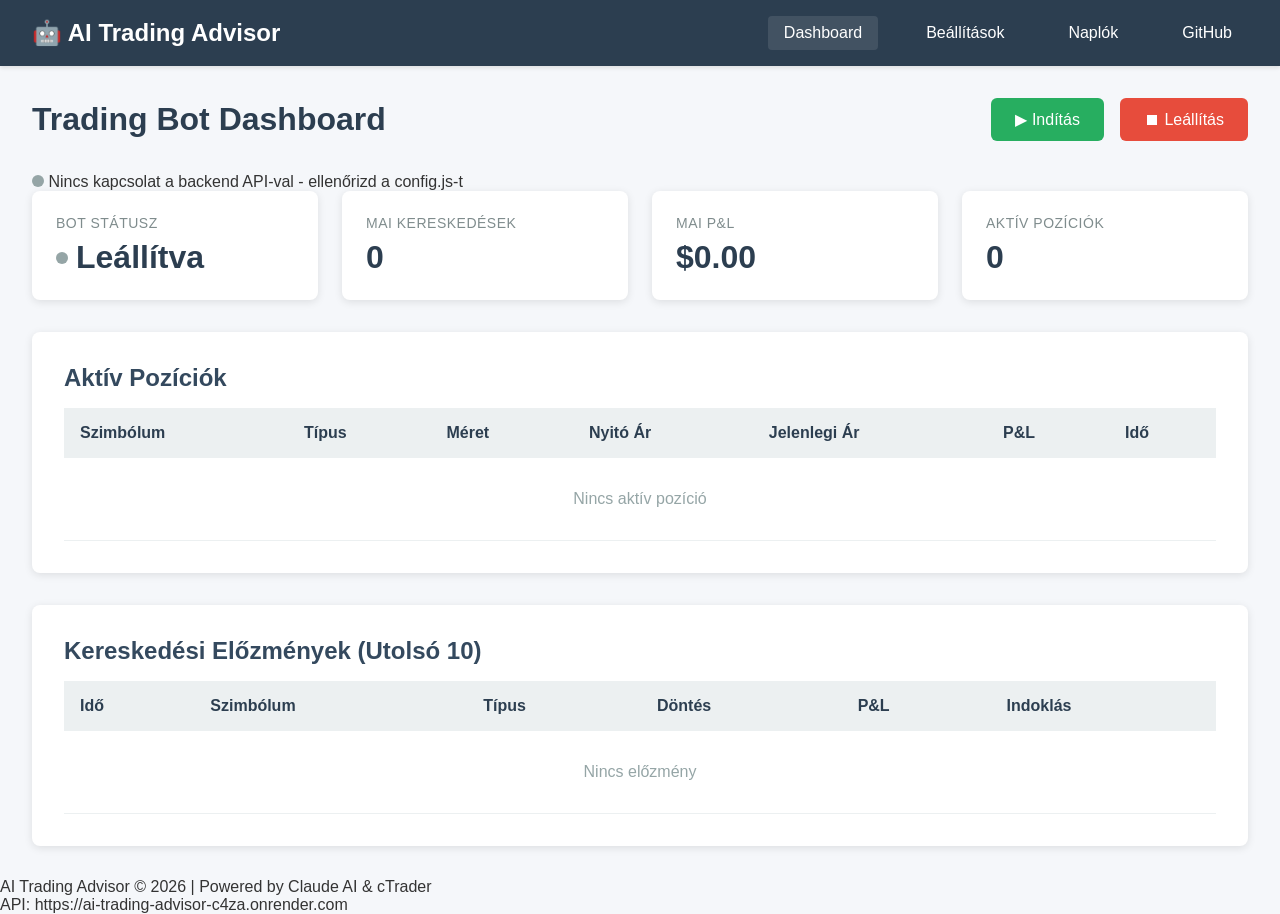
<file: docs/index.html>
<!DOCTYPE html>
<html lang="hu">
<head>
    <meta charset="UTF-8">
    <meta name="viewport" content="width=device-width, initial-scale=1.0">
    <title>AI Trading Advisor - Dashboard</title>
    <link rel="stylesheet" href="css/style.css">
    <link rel="icon" href="data:image/svg+xml,<svg xmlns='http://www.w3.org/2000/svg' viewBox='0 0 100 100'><text y='.9em' font-size='90'>🤖</text></svg>">
</head>
<body>
    <nav class="navbar">
        <div class="nav-brand">🤖 AI Trading Advisor</div>
        <div class="nav-links">
            <a href="index.html" class="active">Dashboard</a>
            <a href="config.html">Beállítások</a>
            <a href="logs.html">Naplók</a>
            <a href="https://github.com/Boddav/dxftzjdsxrfjzd" target="_blank">GitHub</a>
        </div>
    </nav>

    <div class="container">
        <div class="header">
            <h1>Trading Bot Dashboard</h1>
            <div class="bot-controls">
                <button id="startBtn" class="btn btn-success" onclick="startBot()">▶ Indítás</button>
                <button id="stopBtn" class="btn btn-danger" onclick="stopBot()">⏹ Leállítás</button>
            </div>
        </div>

        <div class="connection-status" id="connectionStatus">
            <span class="status-indicator offline"></span>
            <span id="connectionText">Kapcsolódás az API-hoz...</span>
        </div>

        <div class="stats-grid">
            <div class="stat-card">
                <div class="stat-label">Bot Státusz</div>
                <div class="stat-value" id="botStatus">
                    <span class="status-indicator offline"></span>
                    Leállítva
                </div>
            </div>

            <div class="stat-card">
                <div class="stat-label">Mai Kereskedések</div>
                <div class="stat-value" id="tradesToday">0</div>
            </div>

            <div class="stat-card">
                <div class="stat-label">Mai P&L</div>
                <div class="stat-value" id="pnlToday">$0.00</div>
            </div>

            <div class="stat-card">
                <div class="stat-label">Aktív Pozíciók</div>
                <div class="stat-value" id="activePositions">0</div>
            </div>
        </div>

        <div class="section">
            <h2>Aktív Pozíciók</h2>
            <div id="positionsTable" class="table-container">
                <table>
                    <thead>
                        <tr>
                            <th>Szimbólum</th>
                            <th>Típus</th>
                            <th>Méret</th>
                            <th>Nyitó Ár</th>
                            <th>Jelenlegi Ár</th>
                            <th>P&L</th>
                            <th>Idő</th>
                        </tr>
                    </thead>
                    <tbody id="positionsBody">
                        <tr>
                            <td colspan="7" class="no-data">Nincs aktív pozíció</td>
                        </tr>
                    </tbody>
                </table>
            </div>
        </div>

        <div class="section">
            <h2>Kereskedési Előzmények (Utolsó 10)</h2>
            <div id="historyTable" class="table-container">
                <table>
                    <thead>
                        <tr>
                            <th>Idő</th>
                            <th>Szimbólum</th>
                            <th>Típus</th>
                            <th>Döntés</th>
                            <th>P&L</th>
                            <th>Indoklás</th>
                        </tr>
                    </thead>
                    <tbody id="historyBody">
                        <tr>
                            <td colspan="6" class="no-data">Nincs előzmény</td>
                        </tr>
                    </tbody>
                </table>
            </div>
        </div>
    </div>

    <footer class="footer">
        <p>AI Trading Advisor © 2026 | Powered by Claude AI & cTrader</p>
        <p class="api-url">API: <span id="apiUrl"></span></p>
    </footer>

    <script src="js/config.js"></script>
    <script src="js/dashboard.js"></script>
</body>
</html>
</file>
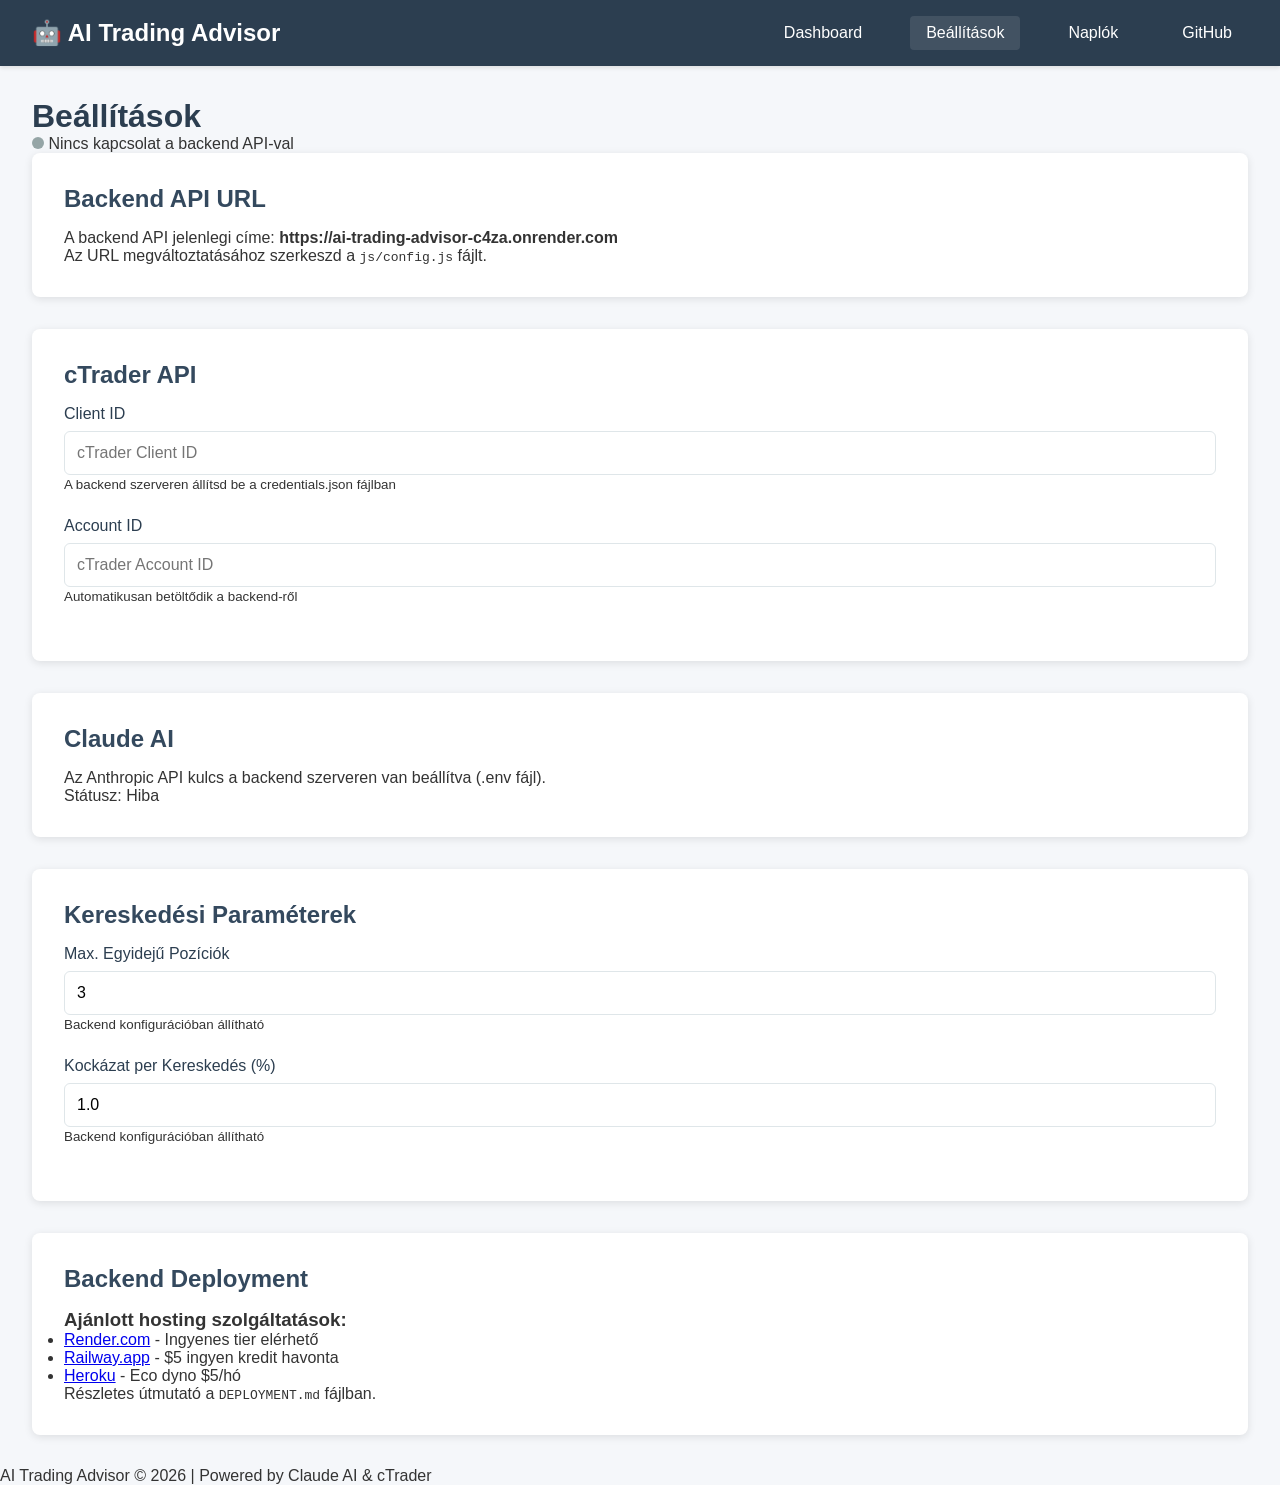
<file: docs/config.html>
<!DOCTYPE html>
<html lang="hu">
<head>
    <meta charset="UTF-8">
    <meta name="viewport" content="width=device-width, initial-scale=1.0">
    <title>Beállítások - AI Trading Advisor</title>
    <link rel="stylesheet" href="css/style.css">
    <link rel="icon" href="data:image/svg+xml,<svg xmlns='http://www.w3.org/2000/svg' viewBox='0 0 100 100'><text y='.9em' font-size='90'>🤖</text></svg>">
</head>
<body>
    <nav class="navbar">
        <div class="nav-brand">🤖 AI Trading Advisor</div>
        <div class="nav-links">
            <a href="index.html">Dashboard</a>
            <a href="config.html" class="active">Beállítások</a>
            <a href="logs.html">Naplók</a>
            <a href="https://github.com/Boddav/dxftzjdsxrfjzd" target="_blank">GitHub</a>
        </div>
    </nav>

    <div class="container">
        <h1>Beállítások</h1>

        <div class="connection-status" id="connectionStatus">
            <span class="status-indicator offline"></span>
            <span id="connectionText">Kapcsolódás az API-hoz...</span>
        </div>

        <div class="section">
            <h2>Backend API URL</h2>
            <div class="info-box">
                <p>A backend API jelenlegi címe: <strong id="currentApiUrl"></strong></p>
                <p>Az URL megváltoztatásához szerkeszd a <code>js/config.js</code> fájlt.</p>
            </div>
        </div>

        <div class="section">
            <h2>cTrader API</h2>
            <form id="configForm">
                <div class="form-group">
                    <label for="clientId">Client ID</label>
                    <input type="text" id="clientId" name="clientId" class="form-control" placeholder="cTrader Client ID">
                    <small>A backend szerveren állítsd be a credentials.json fájlban</small>
                </div>

                <div class="form-group">
                    <label for="accountId">Account ID</label>
                    <input type="text" id="accountId" name="accountId" class="form-control" placeholder="cTrader Account ID" readonly>
                    <small>Automatikusan betöltődik a backend-ről</small>
                </div>
            </form>
        </div>

        <div class="section">
            <h2>Claude AI</h2>
            <div class="info-box">
                <p>Az Anthropic API kulcs a backend szerveren van beállítva (.env fájl).</p>
                <p>Státusz: <span id="anthropicStatus" class="badge">Ellenőrzés...</span></p>
            </div>
        </div>

        <div class="section">
            <h2>Kereskedési Paraméterek</h2>
            <div class="form-group">
                <label for="maxPositions">Max. Egyidejű Pozíciók</label>
                <input type="number" id="maxPositions" name="maxPositions" class="form-control" min="1" max="10" value="3" readonly>
                <small>Backend konfigurációban állítható</small>
            </div>

            <div class="form-group">
                <label for="riskPerTrade">Kockázat per Kereskedés (%)</label>
                <input type="number" id="riskPerTrade" name="riskPerTrade" class="form-control" min="0.1" max="5" step="0.1" value="1.0" readonly>
                <small>Backend konfigurációban állítható</small>
            </div>
        </div>

        <div class="section">
            <h2>Backend Deployment</h2>
            <div class="info-box">
                <h3>Ajánlott hosting szolgáltatások:</h3>
                <ul>
                    <li><a href="https://render.com/" target="_blank">Render.com</a> - Ingyenes tier elérhető</li>
                    <li><a href="https://railway.app/" target="_blank">Railway.app</a> - $5 ingyen kredit havonta</li>
                    <li><a href="https://www.heroku.com/" target="_blank">Heroku</a> - Eco dyno $5/hó</li>
                </ul>
                <p>Részletes útmutató a <code>DEPLOYMENT.md</code> fájlban.</p>
            </div>
        </div>
    </div>

    <footer class="footer">
        <p>AI Trading Advisor © 2026 | Powered by Claude AI & cTrader</p>
    </footer>

    <script src="js/config.js"></script>
    <script src="js/config-page.js"></script>
</body>
</html>
</file>
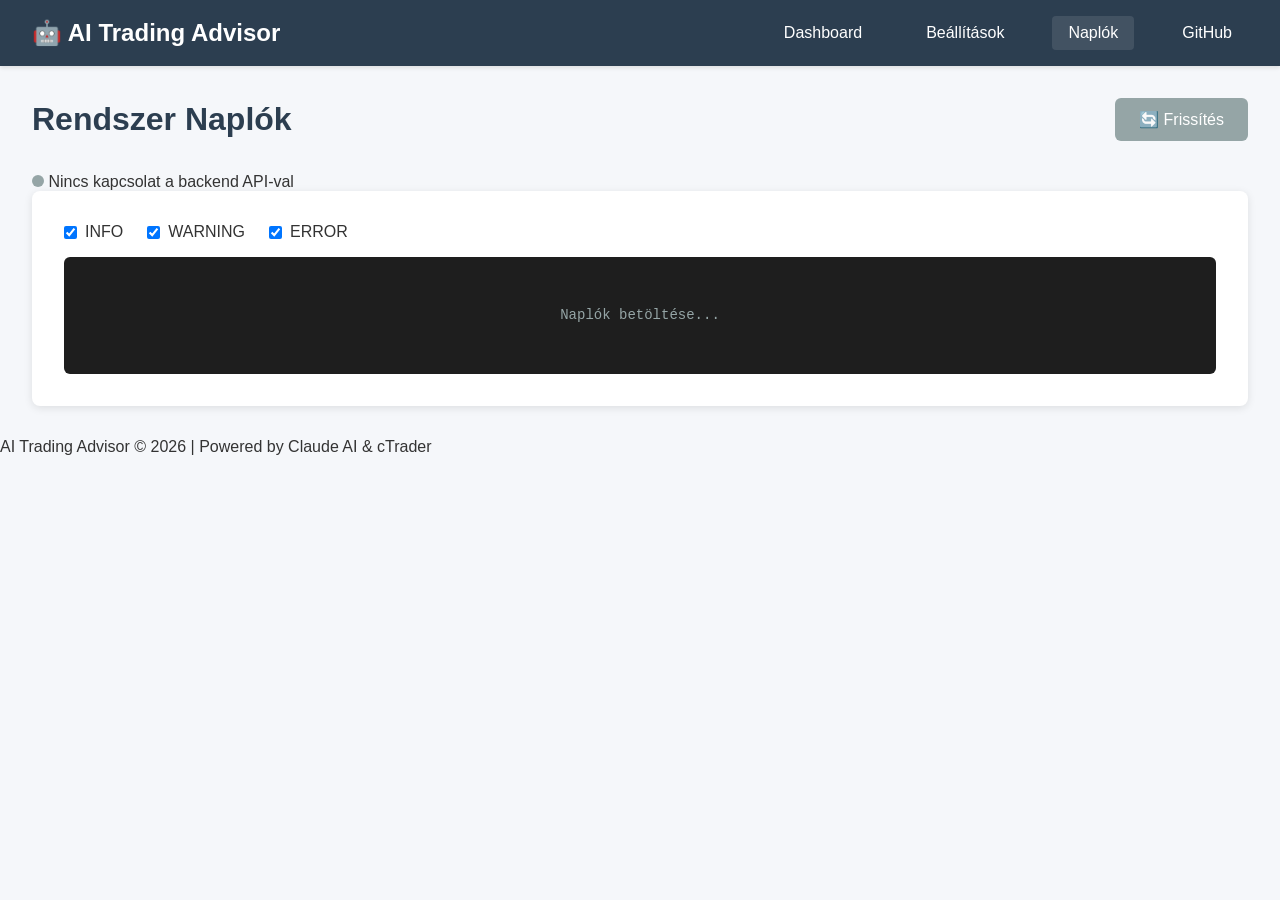
<file: docs/logs.html>
<!DOCTYPE html>
<html lang="hu">
<head>
    <meta charset="UTF-8">
    <meta name="viewport" content="width=device-width, initial-scale=1.0">
    <title>Naplók - AI Trading Advisor</title>
    <link rel="stylesheet" href="css/style.css">
    <link rel="icon" href="data:image/svg+xml,<svg xmlns='http://www.w3.org/2000/svg' viewBox='0 0 100 100'><text y='.9em' font-size='90'>🤖</text></svg>">
</head>
<body>
    <nav class="navbar">
        <div class="nav-brand">🤖 AI Trading Advisor</div>
        <div class="nav-links">
            <a href="index.html">Dashboard</a>
            <a href="config.html">Beállítások</a>
            <a href="logs.html" class="active">Naplók</a>
            <a href="https://github.com/Boddav/dxftzjdsxrfjzd" target="_blank">GitHub</a>
        </div>
    </nav>

    <div class="container">
        <div class="header">
            <h1>Rendszer Naplók</h1>
            <button class="btn btn-secondary" onclick="refreshLogs()">🔄 Frissítés</button>
        </div>

        <div class="connection-status" id="connectionStatus">
            <span class="status-indicator offline"></span>
            <span id="connectionText">Kapcsolódás az API-hoz...</span>
        </div>

        <div class="section">
            <div class="log-filters">
                <label>
                    <input type="checkbox" id="filterInfo" checked> INFO
                </label>
                <label>
                    <input type="checkbox" id="filterWarning" checked> WARNING
                </label>
                <label>
                    <input type="checkbox" id="filterError" checked> ERROR
                </label>
            </div>

            <div id="logsContainer" class="logs-container">
                <div class="no-data">Naplók betöltése...</div>
            </div>
        </div>
    </div>

    <footer class="footer">
        <p>AI Trading Advisor © 2026 | Powered by Claude AI & cTrader</p>
    </footer>

    <script src="js/config.js"></script>
    <script src="js/logs.js"></script>
</body>
</html>
</file>
<file: docs/css/style.css>
* {
    margin: 0;
    padding: 0;
    box-sizing: border-box;
}

body {
    font-family: -apple-system, BlinkMacSystemFont, 'Segoe UI', Roboto, Oxygen, Ubuntu, sans-serif;
    background: #f5f7fa;
    color: #333;
}

.navbar {
    background: #2c3e50;
    color: white;
    padding: 1rem 2rem;
    display: flex;
    justify-content: space-between;
    align-items: center;
    box-shadow: 0 2px 4px rgba(0,0,0,0.1);
}

.nav-brand {
    font-size: 1.5rem;
    font-weight: bold;
}

.nav-links {
    display: flex;
    gap: 2rem;
}

.nav-links a {
    color: white;
    text-decoration: none;
    padding: 0.5rem 1rem;
    border-radius: 4px;
    transition: background 0.3s;
}

.nav-links a:hover,
.nav-links a.active {
    background: rgba(255,255,255,0.1);
}

.container {
    max-width: 1400px;
    margin: 2rem auto;
    padding: 0 2rem;
}

.header {
    display: flex;
    justify-content: space-between;
    align-items: center;
    margin-bottom: 2rem;
}

h1 {
    font-size: 2rem;
    color: #2c3e50;
}

h2 {
    font-size: 1.5rem;
    color: #34495e;
    margin-bottom: 1rem;
}

.bot-controls {
    display: flex;
    gap: 1rem;
}

.btn {
    padding: 0.75rem 1.5rem;
    border: none;
    border-radius: 6px;
    font-size: 1rem;
    cursor: pointer;
    transition: all 0.3s;
    font-weight: 500;
}

.btn-success {
    background: #27ae60;
    color: white;
}

.btn-success:hover {
    background: #229954;
}

.btn-danger {
    background: #e74c3c;
    color: white;
}

.btn-danger:hover {
    background: #c0392b;
}

.btn-primary {
    background: #3498db;
    color: white;
}

.btn-primary:hover {
    background: #2980b9;
}

.btn-secondary {
    background: #95a5a6;
    color: white;
}

.btn-secondary:hover {
    background: #7f8c8d;
}

.stats-grid {
    display: grid;
    grid-template-columns: repeat(auto-fit, minmax(250px, 1fr));
    gap: 1.5rem;
    margin-bottom: 2rem;
}

.stat-card {
    background: white;
    padding: 1.5rem;
    border-radius: 8px;
    box-shadow: 0 2px 8px rgba(0,0,0,0.1);
}

.stat-label {
    font-size: 0.875rem;
    color: #7f8c8d;
    margin-bottom: 0.5rem;
    text-transform: uppercase;
    letter-spacing: 0.5px;
}

.stat-value {
    font-size: 2rem;
    font-weight: bold;
    color: #2c3e50;
    display: flex;
    align-items: center;
    gap: 0.5rem;
}

.status-indicator {
    width: 12px;
    height: 12px;
    border-radius: 50%;
    display: inline-block;
}

.status-indicator.online {
    background: #27ae60;
    box-shadow: 0 0 8px #27ae60;
}

.status-indicator.offline {
    background: #95a5a6;
}

.section {
    background: white;
    padding: 2rem;
    border-radius: 8px;
    box-shadow: 0 2px 8px rgba(0,0,0,0.1);
    margin-bottom: 2rem;
}

.table-container {
    overflow-x: auto;
}

table {
    width: 100%;
    border-collapse: collapse;
}

thead {
    background: #ecf0f1;
}

th {
    padding: 1rem;
    text-align: left;
    font-weight: 600;
    color: #2c3e50;
}

td {
    padding: 1rem;
    border-bottom: 1px solid #ecf0f1;
}

tr:hover {
    background: #f8f9fa;
}

.no-data {
    text-align: center;
    padding: 2rem;
    color: #95a5a6;
}

.form-group {
    margin-bottom: 1.5rem;
}

.form-group label {
    display: block;
    margin-bottom: 0.5rem;
    font-weight: 500;
    color: #2c3e50;
}

.form-control {
    width: 100%;
    padding: 0.75rem;
    border: 1px solid #dfe6e9;
    border-radius: 6px;
    font-size: 1rem;
    transition: border-color 0.3s;
}

.form-control:focus {
    outline: none;
    border-color: #3498db;
}

.form-actions {
    display: flex;
    gap: 1rem;
    margin-top: 2rem;
}

.message {
    margin-top: 1rem;
    padding: 1rem;
    border-radius: 6px;
    display: none;
}

.message.success {
    background: #d4edda;
    color: #155724;
    border: 1px solid #c3e6cb;
    display: block;
}

.message.error {
    background: #f8d7da;
    color: #721c24;
    border: 1px solid #f5c6cb;
    display: block;
}

.logs-container {
    background: #1e1e1e;
    color: #d4d4d4;
    padding: 1rem;
    border-radius: 6px;
    max-height: 600px;
    overflow-y: auto;
    font-family: 'Courier New', monospace;
    font-size: 0.875rem;
    line-height: 1.5;
}

.log-line {
    margin-bottom: 0.25rem;
    padding: 0.25rem;
}

.log-line.INFO {
    color: #4fc3f7;
}

.log-line.WARNING {
    color: #ffb74d;
}

.log-line.ERROR {
    color: #ef5350;
}

.log-filters {
    margin-bottom: 1rem;
    display: flex;
    gap: 1.5rem;
}

.log-filters label {
    display: flex;
    align-items: center;
    gap: 0.5rem;
    cursor: pointer;
}
</file>
